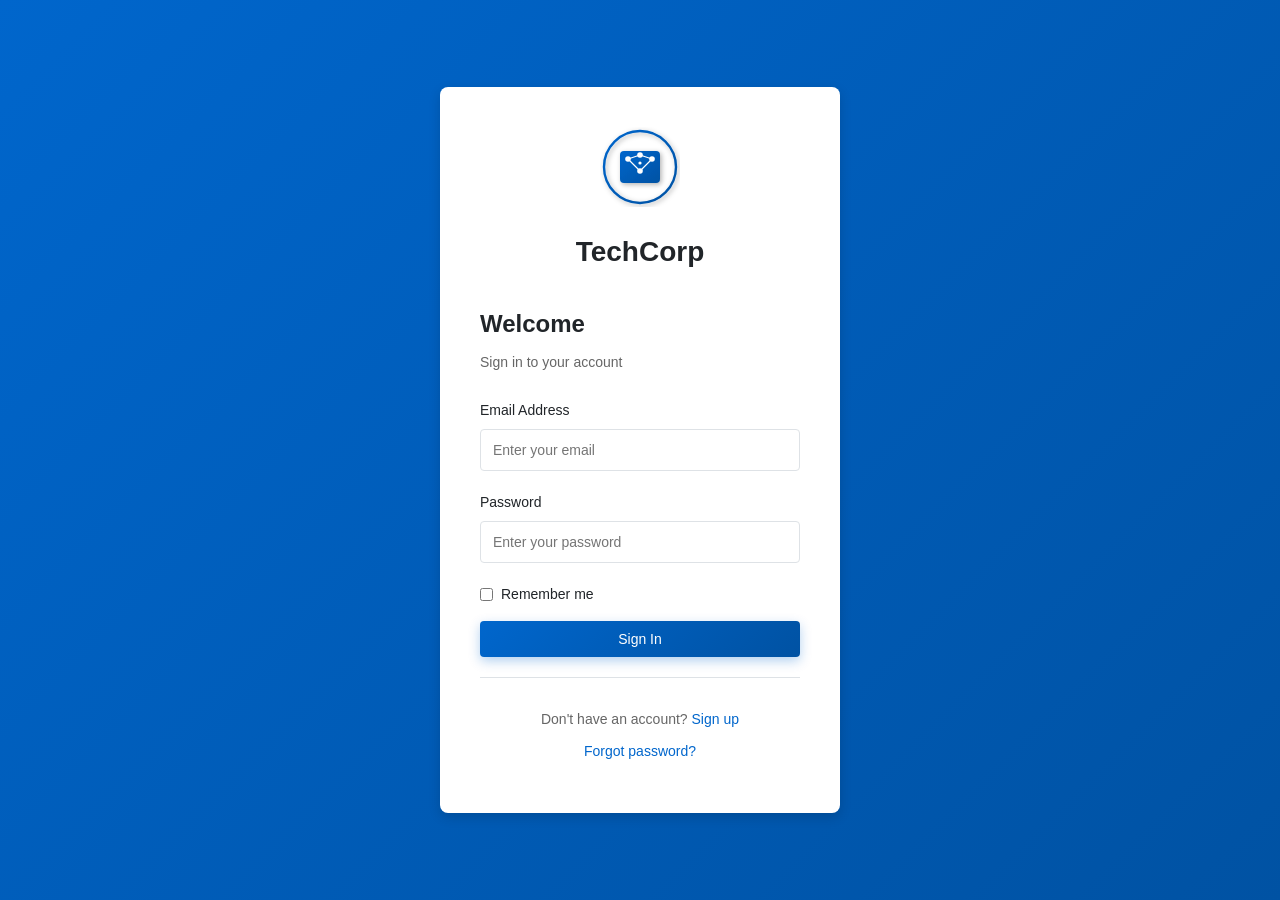
<file: index.html>
<!DOCTYPE html>
<html lang="en">
<head>
    <meta charset="UTF-8">
    <meta name="viewport" content="width=device-width, initial-scale=1.0">
    <title>TechCorp - Login</title>
    <link rel="stylesheet" href="styles.css">
</head>
<body class="login-page">
    <div class="login-container">
        <div class="login-box">
            <div class="logo-container">
                <svg class="logo" viewBox="0 0 100 100" xmlns="http://www.w3.org/2000/svg">
                    <defs>
                        <linearGradient id="logoGradient" x1="0%" y1="0%" x2="100%" y2="100%">
                            <stop offset="0%" style="stop-color:#0066cc;stop-opacity:1" />
                            <stop offset="100%" style="stop-color:#0052a3;stop-opacity:1" />
                        </linearGradient>
                        <filter id="logoShadow" x="-50%" y="-50%" width="200%" height="200%">
                            <feDropShadow dx="2" dy="2" stdDeviation="3" flood-opacity="0.3"/>
                        </filter>
                    </defs>
                    <!-- Outer circle with gradient -->
                    <circle cx="50" cy="50" r="45" fill="none" stroke="url(#logoGradient)" stroke-width="3" filter="url(#logoShadow)"/>
                    <!-- Main tech icon background -->
                    <rect x="25" y="30" width="50" height="40" fill="url(#logoGradient)" rx="5" filter="url(#logoShadow)"/>
                    <!-- Network dots -->
                    <circle cx="35" cy="40" r="3.5" fill="white"/>
                    <circle cx="50" cy="35" r="3.5" fill="white"/>
                    <circle cx="65" cy="40" r="3.5" fill="white"/>
                    <circle cx="50" cy="55" r="3.5" fill="white"/>
                    <!-- Connection lines -->
                    <line x1="35" y1="40" x2="50" y2="35" stroke="white" stroke-width="1.5" stroke-linecap="round"/>
                    <line x1="50" y1="35" x2="65" y2="40" stroke="white" stroke-width="1.5" stroke-linecap="round"/>
                    <line x1="35" y1="40" x2="50" y2="55" stroke="white" stroke-width="1.5" stroke-linecap="round"/>
                    <line x1="65" y1="40" x2="50" y2="55" stroke="white" stroke-width="1.5" stroke-linecap="round"/>
                    <!-- Center dot -->
                    <circle cx="50" cy="45" r="2" fill="white"/>
                </svg>
                <h1 class="company-name">TechCorp</h1>
            </div>
            
            <h2>Welcome</h2>
            <p class="subtitle">Sign in to your account</p>

            <form id="loginForm" class="login-form">
                <div class="form-group">
                    <label for="email">Email Address</label>
                    <input type="email" id="email" name="email" placeholder="Enter your email" required>
                </div>

                <div class="form-group">
                    <label for="password">Password</label>
                    <input type="password" id="password" name="password" placeholder="Enter your password" required>
                </div>

                <div class="form-group checkbox">
                    <input type="checkbox" id="remember" name="remember">
                    <label for="remember">Remember me</label>
                </div>

                <button type="submit" class="btn btn-primary btn-block">Sign In</button>
            </form>

            <div class="login-footer">
                <p>Don't have an account? <a href="#signup">Sign up</a></p>
                <p><a href="#forgot">Forgot password?</a></p>
            </div>
        </div>
    </div>

    <script src="app.js"></script>
</body>
</html>
</file>
<file: styles.css>
/* ============================================
   GLOBAL STYLES & RESET
   ============================================ */

* {
    margin: 0;
    padding: 0;
    box-sizing: border-box;
}

:root {
    --primary-color: #0066cc;
    --primary-dark: #0052a3;
    --secondary-color: #6c757d;
    --success-color: #51cf66;
    --warning-color: #fcc419;
    --danger-color: #ff6b6b;
    --info-color: #4dabf7;
    --light-bg: #f8f9fa;
    --border-color: #dee2e6;
    --text-dark: #212529;
    --text-light: #666;
    --shadow: 0 2px 4px rgba(0, 0, 0, 0.1);
    --shadow-lg: 0 4px 12px rgba(0, 0, 0, 0.15);
}

html, body {
    height: 100%;
    width: 100%;
}

body {
    font-family: -apple-system, BlinkMacSystemFont, 'Segoe UI', Roboto, 'Helvetica Neue', Arial, sans-serif;
    color: var(--text-dark);
    background-color: #fff;
    line-height: 1.6;
}

a {
    color: var(--primary-color);
    text-decoration: none;
    transition: color 0.2s ease;
}

a:hover {
    color: var(--primary-dark);
}

/* ============================================
   SCROLLBAR STYLES
   ============================================ */

/* Chrome, Safari and Opera */
::-webkit-scrollbar {
    width: 8px;
    height: 8px;
}

::-webkit-scrollbar-track {
    background: rgba(0, 102, 204, 0.05);
    border-radius: 10px;
}

::-webkit-scrollbar-thumb {
    background: linear-gradient(135deg, var(--primary-color), var(--primary-dark));
    border-radius: 10px;
    box-shadow: 0 2px 8px rgba(0, 102, 204, 0.2);
}

::-webkit-scrollbar-thumb:hover {
    background: linear-gradient(135deg, var(--primary-dark), var(--primary-color));
    box-shadow: 0 4px 12px rgba(0, 102, 204, 0.3);
}

/* Firefox */
* {
    scrollbar-width: thin;
    scrollbar-color: var(--primary-color) rgba(0, 102, 204, 0.05);
}

/* ============================================
   LOGIN PAGE STYLES
   ============================================ */

.login-page {
    background: linear-gradient(135deg, var(--primary-color) 0%, var(--primary-dark) 100%);
    display: flex;
    align-items: center;
    justify-content: center;
    min-height: 100vh;
}

.login-container {
    width: 100%;
    padding: 20px;
    display: flex;
    align-items: center;
    justify-content: center;
}

.login-box {
    background: white;
    border-radius: 8px;
    padding: 40px;
    width: 100%;
    max-width: 400px;
    box-shadow: var(--shadow-lg);
}

.logo-container {
    text-align: center;
    margin-bottom: 30px;
}

.logo {
    width: 80px;
    height: 80px;
    margin-bottom: 15px;
    color: var(--primary-color);
}

.company-name {
    font-size: 28px;
    font-weight: 700;
    color: var(--text-dark);
    margin: 0;
}

.login-box h2 {
    font-size: 24px;
    margin-bottom: 8px;
    color: var(--text-dark);
}

.subtitle {
    color: var(--text-light);
    margin-bottom: 25px;
    font-size: 14px;
}

.login-form {
    margin-bottom: 20px;
}

.form-group {
    margin-bottom: 20px;
}

.form-group label {
    display: block;
    margin-bottom: 8px;
    font-weight: 500;
    color: var(--text-dark);
    font-size: 14px;
}

.form-group input,
.form-group select,
.form-group textarea {
    width: 100%;
    padding: 12px;
    border: 1px solid var(--border-color);
    border-radius: 4px;
    font-size: 14px;
    font-family: inherit;
    transition: border-color 0.2s ease;
}

.form-group input:focus,
.form-group select:focus,
.form-group textarea:focus {
    outline: none;
    border-color: var(--primary-color);
    box-shadow: 0 0 0 3px rgba(0, 102, 204, 0.1);
}

.form-group.checkbox {
    display: flex;
    align-items: center;
    margin-bottom: 15px;
}

.form-group.checkbox input {
    width: auto;
    margin-right: 8px;
    cursor: pointer;
}

.form-group.checkbox label {
    margin: 0;
    cursor: pointer;
    font-weight: 400;
}

/* ============================================
   BUTTONS
   ============================================ */

.btn {
    padding: 10px 24px;
    border: none;
    border-radius: 4px;
    font-size: 14px;
    font-weight: 500;
    cursor: pointer;
    transition: all 0.2s ease;
    display: inline-block;
    text-align: center;
}

.btn:hover {
    transform: translateY(-1px);
    box-shadow: var(--shadow);
}

.btn-block {
    width: 100%;
    display: block;
}

.btn-primary {
    background: linear-gradient(135deg, var(--primary-color), var(--primary-dark));
    color: white;
    transition: all 0.3s cubic-bezier(0.4, 0, 0.2, 1);
    box-shadow: 0 4px 12px rgba(0, 102, 204, 0.3);
}

.btn-primary:hover {
    transform: translateY(-2px);
    box-shadow: 0 6px 20px rgba(0, 102, 204, 0.4);
}

.btn-secondary {
    background-color: var(--secondary-color);
    color: white;
}

.btn-secondary:hover {
    background-color: #5a6268;
}

.btn-danger {
    background-color: var(--danger-color);
    color: white;
}

.btn-danger:hover {
    background-color: #ff5252;
}

.btn-sm {
    padding: 6px 16px;
    font-size: 12px;
}

.btn-icon {
    background: none;
    border: none;
    font-size: 18px;
    cursor: pointer;
    padding: 5px 10px;
    transition: transform 0.2s ease;
}

.btn-icon:hover {
    transform: scale(1.2);
}

.btn-logout {
    width: 100%;
    padding: 10px;
    background-color: var(--danger-color);
    color: white;
    border: none;
    border-radius: 4px;
    cursor: pointer;
    font-weight: 500;
    transition: background-color 0.2s ease;
}

.btn-logout:hover {
    background-color: #ff5252;
}

/* ============================================
   LOGIN FOOTER
   ============================================ */

.login-footer {
    text-align: center;
    border-top: 1px solid var(--border-color);
    padding-top: 20px;
}

.login-footer p {
    margin: 10px 0;
    font-size: 14px;
    color: var(--text-light);
}

.login-footer a {
    color: var(--primary-color);
    font-weight: 500;
}

/* ============================================
   APP PAGE LAYOUT
   ============================================ */

.app-page {
    background-color: var(--light-bg);
}

.app-container {
    display: flex;
    height: 100vh;
    overflow: hidden;
}

/* ============================================
   SIDEBAR NAVIGATION
   ============================================ */

.sidebar {
    width: 280px;
    background-color: var(--text-dark);
    color: white;
    display: flex;
    flex-direction: column;
    overflow-y: auto;
    box-shadow: var(--shadow);
}

.sidebar-header {
    padding: 25px 20px;
    border-bottom: 1px solid rgba(255, 255, 255, 0.1);
    display: flex;
    align-items: center;
    gap: 12px;
}

.logo-small {
    width: 40px;
    height: 40px;
    flex-shrink: 0;
}

.logo-small svg {
    color: var(--primary-color);
}

.sidebar-header h3 {
    font-size: 18px;
    font-weight: 700;
    margin: 0;
}

.sidebar-nav {
    flex-grow: 1;
    padding: 15px 0;
}

.nav-item {
    display: flex;
    align-items: center;
    gap: 12px;
    padding: 12px 25px;
    color: rgba(255, 255, 255, 0.7);
    transition: all 0.2s ease;
    border-left: 3px solid transparent;
}

.nav-item:hover {
    background-color: rgba(0, 102, 204, 0.1);
    color: white;
    border-left-color: var(--primary-color);
}

.nav-item.active {
    background-color: rgba(0, 102, 204, 0.2);
    color: white;
    border-left-color: var(--primary-color);
    font-weight: 500;
}

.nav-icon {
    font-size: 18px;
    min-width: 24px;
}

.nav-label {
    font-size: 14px;
}

.sidebar-footer {
    padding: 20px;
    border-top: 1px solid rgba(255, 255, 255, 0.1);
}

/* ============================================
   MAIN CONTENT AREA
   ============================================ */

.main-content {
    flex-grow: 1;
    display: flex;
    flex-direction: column;
    overflow: hidden;
}

.top-bar {
    background: linear-gradient(135deg, white 0%, #f5f9ff 100%);
    border-bottom: 2px solid rgba(0, 102, 204, 0.1);
    padding: 20px 30px;
    display: flex;
    justify-content: space-between;
    align-items: center;
    box-shadow: 0 2px 8px rgba(0, 102, 204, 0.08);
}

.top-bar h1 {
    font-size: 26px;
    font-weight: 700;
    margin: 0;
    background: linear-gradient(135deg, var(--primary-color), var(--primary-dark));
    -webkit-background-clip: text;
    -webkit-text-fill-color: transparent;
    background-clip: text;
}

.header-left {
    flex-grow: 1;
}

.header-right {
    display: flex;
    align-items: center;
    gap: 20px;
}

.search-box {
    padding: 10px 15px;
    border: 1px solid var(--border-color);
    border-radius: 4px;
    width: 200px;
    font-size: 14px;
}

.search-box:focus {
    outline: none;
    border-color: var(--primary-color);
}

.user-menu {
    position: relative;
}

.user-avatar {
    display: inline-flex;
    align-items: center;
    justify-content: center;
    width: 40px;
    height: 40px;
    background-color: var(--primary-color);
    color: white;
    border-radius: 50%;
    font-weight: 600;
    cursor: pointer;
    transition: background-color 0.2s ease;
}

.user-avatar:hover {
    background-color: var(--primary-dark);
}

.user-dropdown {
    position: absolute;
    right: 0;
    top: 50px;
    background: white;
    border: 1px solid var(--border-color);
    border-radius: 4px;
    min-width: 200px;
    box-shadow: var(--shadow-lg);
    padding: 12px 0;
    display: none;
}

.user-menu:hover .user-dropdown {
    display: block;
}

.user-dropdown p {
    margin: 0;
    padding: 8px 16px;
    font-size: 14px;
}

.user-email {
    color: var(--text-light);
    font-size: 12px !important;
    margin-bottom: 8px;
}

.user-dropdown hr {
    margin: 8px 0;
    border: none;
    border-top: 1px solid var(--border-color);
}

.user-dropdown a {
    display: block;
    padding: 8px 16px;
    color: var(--text-dark);
    font-size: 14px;
    transition: background-color 0.2s ease;
}

.user-dropdown a:hover {
    background-color: var(--light-bg);
    color: var(--primary-color);
}

.content-area {
    flex-grow: 1;
    overflow-y: auto;
    padding: 30px;
    background: linear-gradient(135deg, #f8f9fa 0%, #f0f4ff 100%);
}

/* ============================================
   CARDS
   ============================================ */

.card {
    background: linear-gradient(135deg, #ffffff 0%, #f5f9ff 100%);
    border-radius: 12px;
    padding: 25px;
    box-shadow: 0 4px 15px rgba(0, 102, 204, 0.08);
    margin-bottom: 20px;
    border: 1px solid rgba(0, 102, 204, 0.1);
    transition: all 0.3s cubic-bezier(0.4, 0, 0.2, 1);
}

.card:hover {
    box-shadow: 0 8px 24px rgba(0, 102, 204, 0.12);
    transform: translateY(-2px);
}

.card h2 {
    font-size: 18px;
    font-weight: 600;
    margin-bottom: 20px;
    color: var(--text-dark);
}

.card h3 {
    font-size: 16px;
    font-weight: 600;
    margin-bottom: 15px;
    margin-top: 0;
    color: var(--text-dark);
}

.card:last-child {
    margin-bottom: 0;
}

.full-width {
    grid-column: 1 / -1;
}

/* ============================================
   DASHBOARD GRID
   ============================================ */

.dashboard-grid {
    display: grid;
    grid-template-columns: repeat(auto-fit, minmax(250px, 1fr));
    gap: 20px;
    margin-bottom: 30px;
}

.stat-card {
    background: linear-gradient(135deg, var(--primary-color) 0%, var(--primary-dark) 100%);
    color: white;
    padding: 25px;
}

.stat-card h3 {
    font-size: 14px;
    font-weight: 500;
    margin: 0 0 15px 0;
    opacity: 0.9;
    color: white;
}

.stat-number {
    font-size: 32px;
    font-weight: 700;
    margin-bottom: 10px;
    color: white;
}

.stat-change {
    font-size: 13px;
    opacity: 0.8;
    color: white;
}

/* ============================================
   TABLES
   ============================================ */

table {
    width: 100%;
    border-collapse: collapse;
    margin-bottom: 20px;
}

th {
    background-color: var(--light-bg);
    padding: 15px;
    text-align: left;
    font-weight: 600;
    font-size: 13px;
    color: var(--text-dark);
    border-bottom: 2px solid var(--border-color);
}

td {
    padding: 15px;
    border-bottom: 1px solid var(--border-color);
    font-size: 14px;
}

tbody tr {
    transition: background-color 0.2s ease;
}

tbody tr:hover {
    background-color: var(--light-bg);
}

.activity-table tbody tr:last-child td {
    border-bottom: none;
}

/* ============================================
   BADGES
   ============================================ */

.badge {
    display: inline-block;
    padding: 6px 12px;
    border-radius: 20px;
    font-size: 12px;
    font-weight: 500;
}

.badge-success {
    background-color: #e7f5e7;
    color: #2f8f2f;
}

.badge-info {
    background-color: #e3f2fd;
    color: #1976d2;
}

.badge-warning {
    background-color: #fff3e0;
    color: #e65100;
}

.badge-danger {
    background-color: #ffebee;
    color: #c62828;
}

.badge-excel {
    background-color: #e8f5e9;
    color: #2e7d32;
}

.badge-word {
    background-color: #e3f2fd;
    color: #1565c0;
}

.badge-pdf {
    background-color: #ffebee;
    color: #c62828;
}

.badge-ppt {
    background-color: #f3e5f5;
    color: #6a1b9a;
}

/* ============================================
   CALENDAR STYLES
   ============================================ */

.calendar-container {
    display: flex;
    gap: 24px;
    animation: fadeInUp 0.6s ease;
}

.calendar-sidebar {
    width: 320px;
    display: flex;
    flex-direction: column;
    gap: 24px;
}

@keyframes fadeInUp {
    from {
        opacity: 0;
        transform: translateY(20px);
    }
    to {
        opacity: 1;
        transform: translateY(0);
    }
}

.mini-calendar {
    background: linear-gradient(135deg, #ffffff 0%, #f5f9ff 100%);
    border-radius: 12px;
    padding: 20px;
    box-shadow: 0 4px 15px rgba(0, 102, 204, 0.08);
    border: 1px solid rgba(0, 102, 204, 0.1);
}

.mini-calendar-header {
    display: flex;
    justify-content: space-between;
    align-items: center;
    margin-bottom: 20px;
    padding-bottom: 12px;
    border-bottom: 2px solid rgba(0, 102, 204, 0.1);
}

.mini-calendar-header button {
    background: linear-gradient(135deg, var(--primary-color), var(--primary-dark));
    border: none;
    font-size: 16px;
    cursor: pointer;
    color: white;
    font-weight: bold;
    width: 28px;
    height: 28px;
    border-radius: 6px;
    transition: transform 0.2s ease, box-shadow 0.2s ease;
    display: flex;
    align-items: center;
    justify-content: center;
}

.mini-calendar-header button:hover {
    transform: scale(1.1);
    box-shadow: 0 4px 12px rgba(0, 102, 204, 0.3);
}

.mini-calendar-header span {
    font-weight: 700;
    font-size: 15px;
    background: linear-gradient(135deg, var(--primary-color), var(--primary-dark));
    -webkit-background-clip: text;
    -webkit-text-fill-color: transparent;
    background-clip: text;
}

.mini-calendar-days {
    display: grid;
    grid-template-columns: repeat(7, 1fr);
    gap: 6px;
}

.mini-calendar-day {
    display: flex;
    align-items: center;
    justify-content: center;
    min-height: 36px;
    border-radius: 8px;
    font-size: 12px;
    font-weight: 500;
    cursor: pointer;
    background-color: rgba(255, 255, 255, 0.7);
    transition: all 0.3s cubic-bezier(0.4, 0, 0.2, 1);
    border: 1px solid transparent;
}

.mini-calendar-day:hover {
    background-color: rgba(0, 102, 204, 0.08);
    border-color: rgba(0, 102, 204, 0.3);
    transform: translateY(-2px);
}

.mini-calendar-day.active {
    background: linear-gradient(135deg, var(--primary-color), var(--primary-dark));
    color: white;
    font-weight: 700;
    box-shadow: 0 4px 12px rgba(0, 102, 204, 0.3);
}

.upcoming-events {
    flex-grow: 1;
    overflow-y: auto;
    background: linear-gradient(135deg, #ffffff 0%, #f5f9ff 100%);
    border-radius: 12px;
    padding: 20px;
    box-shadow: 0 4px 15px rgba(0, 102, 204, 0.08);
    border: 1px solid rgba(0, 102, 204, 0.1);
}

.upcoming-events h3 {
    color: var(--text-dark);
    font-size: 16px;
    font-weight: 700;
    margin-bottom: 16px;
    display: flex;
    align-items: center;
    gap: 8px;
}

.upcoming-events h3:before {
    content: '';
    width: 4px;
    height: 20px;
    background: linear-gradient(135deg, var(--primary-color), var(--primary-dark));
    border-radius: 2px;
}

.event-list {
    display: flex;
    flex-direction: column;
    gap: 12px;
}

.event-item {
    padding: 14px;
    background: linear-gradient(135deg, rgba(255,255,255,0.8) 0%, rgba(245,249,255,0.8) 100%);
    border-radius: 8px;
    border-left: 4px solid var(--primary-color);
    transition: all 0.3s cubic-bezier(0.4, 0, 0.2, 1);
    cursor: pointer;
    position: relative;
    overflow: hidden;
}

.event-item::before {
    content: '';
    position: absolute;
    top: 0;
    right: -100%;
    width: 100%;
    height: 100%;
    background: linear-gradient(90deg, transparent, rgba(255,255,255,0.3));
    transition: right 0.5s ease;
}

.event-item:hover {
    background: linear-gradient(135deg, rgba(245,249,255,1) 0%, rgba(219,237,255,1) 100%);
    transform: translateX(4px);
    box-shadow: 0 4px 12px rgba(0, 102, 204, 0.15);
    border-left-color: var(--primary-dark);
}

.event-item:hover::before {
    right: 100%;
}

.event-time {
    font-size: 11px;
    font-weight: 700;
    color: var(--primary-color);
    margin-bottom: 4px;
    text-transform: uppercase;
    letter-spacing: 0.5px;
}

.event-title {
    font-size: 13px;
    font-weight: 700;
    color: var(--text-dark);
    margin-bottom: 4px;
}

.event-duration {
    font-size: 12px;
    color: var(--text-light);
    display: flex;
    align-items: center;
    gap: 4px;
}

.calendar-view {
    background: linear-gradient(135deg, #ffffff 0%, #f5f9ff 100%);
    border-radius: 12px;
    padding: 30px;
    box-shadow: 0 8px 24px rgba(0, 102, 204, 0.1);
    border: 1px solid rgba(0, 102, 204, 0.1);
}

.calendar-header {
    display: flex;
    justify-content: space-between;
    align-items: center;
    margin-bottom: 30px;
    padding-bottom: 20px;
    border-bottom: 2px solid rgba(0, 102, 204, 0.1);
}

.calendar-header h2 {
    margin: 0;
    font-size: 24px;
    font-weight: 700;
    background: linear-gradient(135deg, var(--primary-color), var(--primary-dark));
    -webkit-background-clip: text;
    -webkit-text-fill-color: transparent;
    background-clip: text;
}

.view-options {
    display: flex;
    gap: 8px;
    background: rgba(255, 255, 255, 0.5);
    padding: 4px;
    border-radius: 8px;
}

.view-btn {
    padding: 10px 18px;
    border: none;
    background: transparent;
    border-radius: 6px;
    cursor: pointer;
    font-size: 13px;
    font-weight: 600;
    transition: all 0.3s cubic-bezier(0.4, 0, 0.2, 1);
    color: var(--text-dark);
}

.view-btn:hover {
    background-color: rgba(0, 102, 204, 0.1);
    color: var(--primary-color);
}

.view-btn.active {
    background: linear-gradient(135deg, var(--primary-color), var(--primary-dark));
    color: white;
    box-shadow: 0 4px 12px rgba(0, 102, 204, 0.3);
}

.calendar-grid {
    display: grid;
    grid-template-columns: repeat(7, 1fr);
    gap: 8px;
    margin-bottom: 20px;
    background: transparent;
    border: none;
}

.weekday {
    background: linear-gradient(135deg, var(--primary-color), var(--primary-dark));
    padding: 16px;
    font-weight: 700;
    font-size: 14px;
    color: white;
    text-align: center;
    border-radius: 8px;
    text-transform: uppercase;
    letter-spacing: 0.5px;
}

.calendar-day {
    background: white;
    padding: 14px;
    min-height: 110px;
    vertical-align: top;
    font-size: 13px;
    cursor: pointer;
    transition: all 0.3s cubic-bezier(0.4, 0, 0.2, 1);
    border-radius: 8px;
    border: 2px solid transparent;
    box-shadow: 0 2px 8px rgba(0, 0, 0, 0.08);
    position: relative;
}

.calendar-day:hover {
    background: linear-gradient(135deg, rgba(255,255,255,1) 0%, rgba(245,249,255,1) 100%);
    border-color: var(--primary-color);
    transform: translateY(-4px);
    box-shadow: 0 8px 20px rgba(0, 102, 204, 0.15);
}

.calendar-day.other-month {
    background-color: rgba(242, 245, 250, 0.6);
    color: var(--text-light);
}

.calendar-day.other-month:hover {
    background-color: rgba(242, 245, 250, 1);
}

.calendar-day-number {
    font-weight: 700;
    margin-bottom: 8px;
    color: var(--text-dark);
    font-size: 15px;
}

.calendar-day.today .calendar-day-number {
    background: linear-gradient(135deg, var(--primary-color), var(--primary-dark));
    color: white;
    width: 28px;
    height: 28px;
    display: flex;
    align-items: center;
    justify-content: center;
    border-radius: 50%;
    box-shadow: 0 2px 8px rgba(0, 102, 204, 0.3);
}

.day-event {
    font-size: 11px;
    padding: 4px 6px;
    color: white;
    font-weight: 600;
    margin: 4px 0;
    background: linear-gradient(135deg, var(--primary-color), var(--primary-dark));
    border-radius: 4px;
    transition: all 0.2s ease;
}

.day-event:hover {
    box-shadow: 0 2px 6px rgba(0, 102, 204, 0.3);
}

.week-view {
    display: grid;
    grid-template-columns: 80px 1fr 1fr 1fr 1fr 1fr 1fr 1fr;
    gap: 0px;
    background: linear-gradient(135deg, #ffffff 0%, #f5f9ff 100%);
    border: 1px solid rgba(0, 102, 204, 0.15);
    max-height: 600px;
    overflow-y: auto;
    border-radius: 8px;
    overflow: hidden;
    box-shadow: 0 4px 15px rgba(0, 102, 204, 0.1);
}

.week-container {
    display: contents;
}

.time-slot {
    background: linear-gradient(135deg, rgba(255,255,255,0.8) 0%, rgba(245,249,255,0.8) 100%);
    padding: 12px;
    font-size: 11px;
    font-weight: 600;
    color: var(--primary-color);
    display: flex;
    flex-direction: column;
    gap: 36px;
    border-right: 1px solid rgba(0, 102, 204, 0.1);
}

.day-column {
    background: white;
    padding: 0;
    border-right: 1px solid rgba(0, 102, 204, 0.1);
    display: grid;
    grid-template-rows: 40px 1fr;
}

.day-column:last-child {
    border-right: none;
}

.day-header {
    background: linear-gradient(135deg, var(--primary-color), var(--primary-dark));
    color: white;
    padding: 10px;
    font-weight: 700;
    font-size: 13px;
    text-align: center;
    border-right: none;
}

.event-slot {
    background: linear-gradient(135deg, var(--info-color), var(--primary-color));
    color: white;
    padding: 8px;
    font-size: 11px;
    font-weight: 600;
    border-radius: 4px;
    margin: 2px;
    display: flex;
    align-items: center;
    justify-content: center;
    text-align: center;
    cursor: pointer;
    transition: all 0.2s ease;
    box-shadow: 0 2px 6px rgba(0, 102, 204, 0.2);
}

.event-slot:hover {
    transform: scale(1.05);
    box-shadow: 0 4px 12px rgba(0, 102, 204, 0.3);
}

.day-column {
    background: white;
    padding: 8px;
    display: flex;
    flex-direction: column;
}

.day-header {
    font-weight: 600;
    font-size: 12px;
    margin-bottom: 8px;
    padding-bottom: 8px;
    border-bottom: 1px solid var(--border-color);
}

.event-slot {
    background-color: rgba(0, 102, 204, 0.1);
    border-left: 3px solid var(--primary-color);
    padding: 6px;
    font-size: 11px;
    font-weight: 500;
    color: var(--text-dark);
    border-radius: 2px;
}

/* ============================================
   DOCUMENTS/TABLE STYLES
   ============================================ */

.table-controls {
    display: flex;
    gap: 20px;
    margin-bottom: 20px;
    padding: 15px;
    background-color: var(--light-bg);
    border-radius: 4px;
}

.filter-group,
.sort-group {
    display: flex;
    align-items: center;
    gap: 10px;
}

.filter-group label,
.sort-group label {
    font-weight: 500;
    font-size: 13px;
}

.filter-group select,
.sort-group select {
    padding: 8px 12px;
    border: 1px solid var(--border-color);
    border-radius: 4px;
    font-size: 13px;
}

.documents-table {
    width: 100%;
}

.documents-table th {
    text-align: left;
}

.documents-table th:nth-child(1) {
    width: 40px;
}

.filename {
    font-weight: 500;
    color: var(--primary-color);
    cursor: pointer;
}

.filename:hover {
    text-decoration: underline;
}

.table-footer {
    display: flex;
    justify-content: space-between;
    align-items: center;
    padding-top: 20px;
    border-top: 1px solid var(--border-color);
}

.pagination {
    display: flex;
    align-items: center;
    gap: 10px;
}

.btn-pagination {
    padding: 8px 16px;
    border: 1px solid var(--border-color);
    background: white;
    border-radius: 4px;
    cursor: pointer;
    font-size: 13px;
    transition: all 0.2s ease;
}

.btn-pagination:hover {
    border-color: var(--primary-color);
    color: var(--primary-color);
}

.page-info {
    font-size: 13px;
    color: var(--text-light);
}

/* ============================================
   SETTINGS STYLES
   ============================================ */

.settings-container {
    display: flex;
    gap: 20px;
}

.settings-nav {
    width: 200px;
    background: white;
    border-radius: 8px;
    box-shadow: var(--shadow);
    overflow: hidden;
}

.settings-tab {
    display: block;
    width: 100%;
    padding: 15px 20px;
    border: none;
    background: white;
    color: var(--text-dark);
    text-align: left;
    font-size: 14px;
    cursor: pointer;
    transition: all 0.2s ease;
    border-left: 3px solid transparent;
}

.settings-tab:hover {
    background-color: var(--light-bg);
    color: var(--primary-color);
}

.settings-tab.active {
    background-color: rgba(0, 102, 204, 0.1);
    color: var(--primary-color);
    border-left-color: var(--primary-color);
    font-weight: 600;
}

.settings-content {
    flex-grow: 1;
}

.settings-section {
    display: none;
}

.settings-section.active {
    display: block;
}

.avatar-upload {
    display: flex;
    align-items: center;
    gap: 20px;
    margin-bottom: 30px;
}

.avatar-preview {
    width: 80px;
    height: 80px;
    background-color: var(--primary-color);
    color: white;
    border-radius: 50%;
    display: flex;
    align-items: center;
    justify-content: center;
    font-size: 32px;
    font-weight: 600;
    flex-shrink: 0;
}

.session-item {
    display: flex;
    justify-content: space-between;
    align-items: center;
    padding: 15px;
    background-color: var(--light-bg);
    border-radius: 4px;
    margin-bottom: 12px;
}

.session-info p {
    margin: 0;
    font-size: 13px;
}

.session-device {
    font-weight: 600;
    color: var(--text-dark);
}

.session-location {
    color: var(--text-light);
    font-size: 12px;
    margin-top: 4px;
}

.session-status {
    font-weight: 600;
    font-size: 13px;
}

/* ============================================
   UTILITY CLASSES
   ============================================ */

hr {
    border: none;
    border-top: 1px solid var(--border-color);
    margin: 20px 0;
}

.user-dropdown hr {
    margin: 8px 0;
}

/* ============================================
   RESPONSIVE DESIGN
   ============================================ */

@media (max-width: 1024px) {
    .sidebar {
        width: 250px;
    }

    .calendar-container {
        flex-direction: column;
    }

    .calendar-sidebar {
        width: 100%;
        flex-direction: row;
    }

    .mini-calendar,
    .upcoming-events {
        flex: 1;
    }

    .settings-container {
        flex-direction: column;
    }

    .settings-nav {
        width: 100%;
        display: flex;
        flex-wrap: wrap;
    }

    .settings-tab {
        flex: 1;
        min-width: 150px;
        border-left: none;
        border-bottom: 3px solid transparent;
    }

    .settings-tab.active {
        border-left: none;
        border-bottom-color: var(--primary-color);
    }
}

@media (max-width: 768px) {
    .app-container {
        flex-direction: column;
    }

    .sidebar {
        width: 100%;
        height: auto;
        flex-direction: row;
        overflow-x: auto;
    }

    .sidebar-header {
        min-width: 200px;
    }

    .sidebar-nav {
        display: flex;
        overflow-x: auto;
        flex-grow: 1;
        padding: 0;
    }

    .nav-item {
        white-space: nowrap;
        padding: 15px 20px;
    }

    .nav-label {
        display: none;
    }

    .main-content {
        height: calc(100vh - 60px);
    }

    .dashboard-grid {
        grid-template-columns: 1fr;
    }

    .top-bar {
        flex-direction: column;
        align-items: flex-start;
        gap: 15px;
    }

    .header-right {
        width: 100%;
        flex-direction: column;
    }

    .search-box {
        width: 100%;
    }

    table {
        font-size: 12px;
    }

    th, td {
        padding: 10px;
    }

    .login-box {
        padding: 30px 20px;
    }

    .calendar-grid {
        font-size: 11px;
    }

    .calendar-day {
        min-height: 80px;
    }
}

@media (max-width: 480px) {
    .sidebar-header h3 {
        display: none;
    }

    .content-area {
        padding: 15px;
    }

    .card {
        padding: 15px;
    }

    .login-box {
        padding: 20px;
    }

    .dashboard-grid {
        gap: 15px;
    }

    .stat-number {
        font-size: 24px;
    }

    .top-bar h1 {
        font-size: 18px;
    }

    table {
        font-size: 11px;
        overflow-x: auto;
    }

    .btn-icon {
        padding: 3px 5px;
        font-size: 14px;
    }
}

/* ============================================
   ATTENDANCE STYLES
   ============================================ */

.tabs-container {
    width: 100%;
}

.tabs-header {
    display: flex;
    gap: 0;
    border-bottom: 2px solid var(--border-color);
    margin-bottom: 20px;
}

.tab-btn {
    padding: 15px 20px;
    border: none;
    background: none;
    cursor: pointer;
    font-size: 14px;
    font-weight: 500;
    color: var(--text-light);
    border-bottom: 3px solid transparent;
    transition: all 0.2s ease;
    position: relative;
    bottom: -2px;
}

.tab-btn:hover {
    color: var(--text-dark);
}

.tab-btn.active {
    color: var(--primary-color);
    border-bottom-color: var(--primary-color);
}

.tab-content {
    display: none;
}

.tab-content.active {
    display: block;
}

.attendance-controls,
.monthly-controls,
.timesheet-controls,
.weekly-controls {
    display: flex;
    align-items: flex-end;
    gap: 20px;
    margin-bottom: 25px;
    padding: 15px;
    background-color: var(--light-bg);
    border-radius: 4px;
}

.attendance-controls > div,
.monthly-controls > div,
.timesheet-controls > div,
.weekly-controls > div {
    display: flex;
    flex-direction: column;
    gap: 8px;
}

.attendance-controls label,
.monthly-controls label,
.timesheet-controls label,
.weekly-controls label {
    font-weight: 500;
    font-size: 13px;
}

.attendance-controls input,
.attendance-controls select,
.monthly-controls input,
.timesheet-controls input,
.timesheet-controls select,
.weekly-controls select {
    padding: 10px;
    border: 1px solid var(--border-color);
    border-radius: 4px;
    font-family: inherit;
    font-size: 13px;
}

.attendance-table,
.leave-table,
.timesheet-table {
    width: 100%;
    margin-bottom: 20px;
}

.attendance-summary,
.weekly-summary {
    display: grid;
    grid-template-columns: repeat(auto-fit, minmax(200px, 1fr));
    gap: 20px;
    margin-top: 25px;
}

.summary-card {
    background: linear-gradient(135deg, var(--primary-color) 0%, var(--primary-dark) 100%);
    color: white;
    padding: 20px;
    border-radius: 4px;
    text-align: center;
}

.summary-card h4 {
    font-size: 13px;
    margin: 0 0 10px 0;
    opacity: 0.9;
}

.summary-number {
    font-size: 28px;
    font-weight: 700;
    margin: 0;
}

.summary-stat {
    display: flex;
    justify-content: space-between;
    align-items: center;
    padding: 15px 20px;
    background-color: var(--light-bg);
    border-radius: 4px;
    margin-top: 15px;
    font-weight: 500;
}

.summary-stat strong {
    color: var(--primary-color);
    font-size: 16px;
}

/* ============================================
   LEAVE STYLES
   ============================================ */

.leave-container {
    display: flex;
    gap: 20px;
}

.leave-sidebar {
    width: 280px;
}

.leave-balance {
    position: sticky;
    top: 20px;
}

.balance-item {
    display: flex;
    justify-content: space-between;
    padding: 12px 0;
    border-bottom: 1px solid var(--border-color);
    font-size: 14px;
}

.balance-item:last-child {
    border-bottom: none;
}

.balance-value {
    font-weight: 600;
    color: var(--primary-color);
    font-size: 16px;
}

.leave-main {
    flex-grow: 1;
}

/* ============================================
   TIMESHEET STYLES
   ============================================ */

.timeentry-form {
    background-color: var(--light-bg);
    padding: 20px;
    border-radius: 4px;
    margin-bottom: 25px;
}

.timeentry-form h3 {
    margin-top: 0;
    margin-bottom: 15px;
    font-size: 16px;
}

.timeentry-form .form-group {
    margin-bottom: 0;
}

.timesheet-summary {
    margin-top: 15px;
}

/* ============================================
   MODAL STYLES
   ============================================ */

.modal {
    position: fixed;
    top: 0;
    left: 0;
    right: 0;
    bottom: 0;
    z-index: 1000;
    display: none;
    align-items: center;
    justify-content: center;
}

.modal.active {
    display: flex;
}

.modal-overlay {
    position: absolute;
    top: 0;
    left: 0;
    right: 0;
    bottom: 0;
    background: rgba(0, 0, 0, 0.5);
    z-index: -1;
}

.modal-content {
    background: white;
    border-radius: 8px;
    padding: 30px;
    max-height: 90vh;
    overflow-y: auto;
    box-shadow: var(--shadow-lg);
    z-index: 1;
}
</file>
